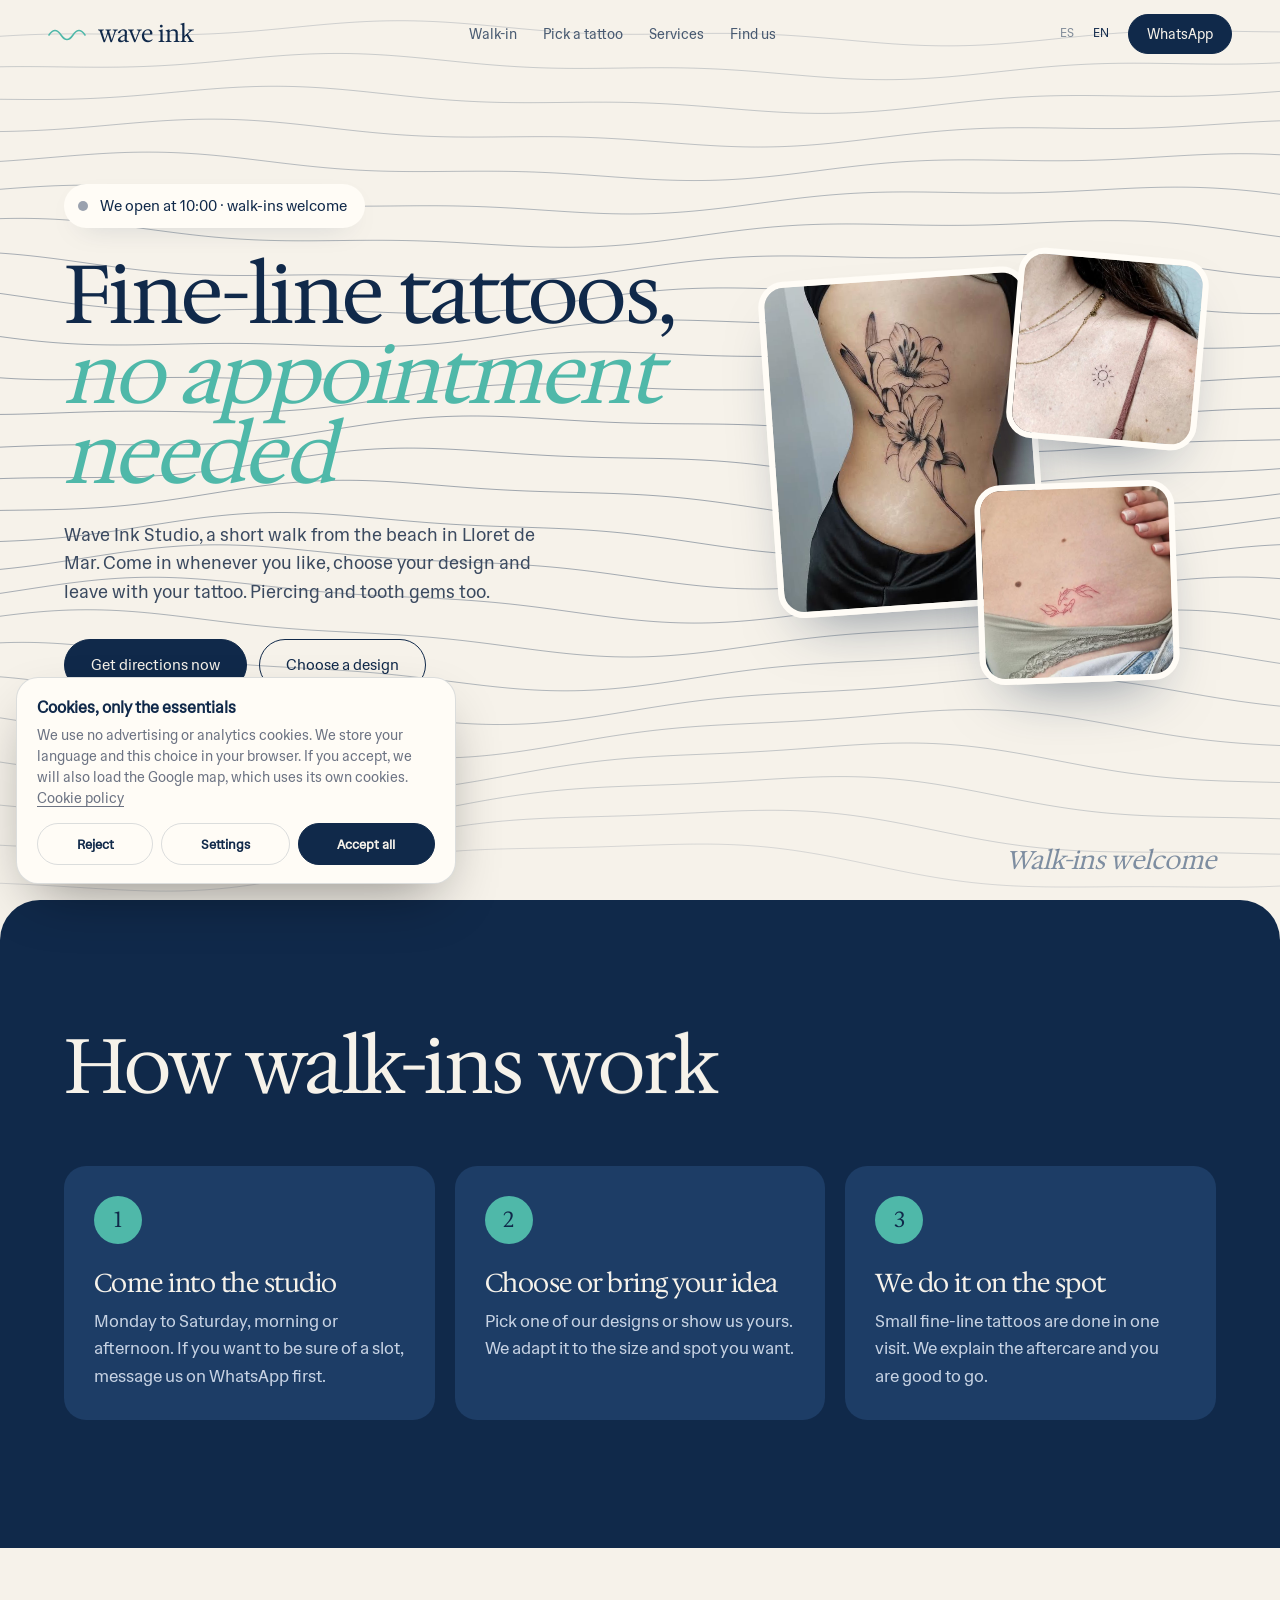
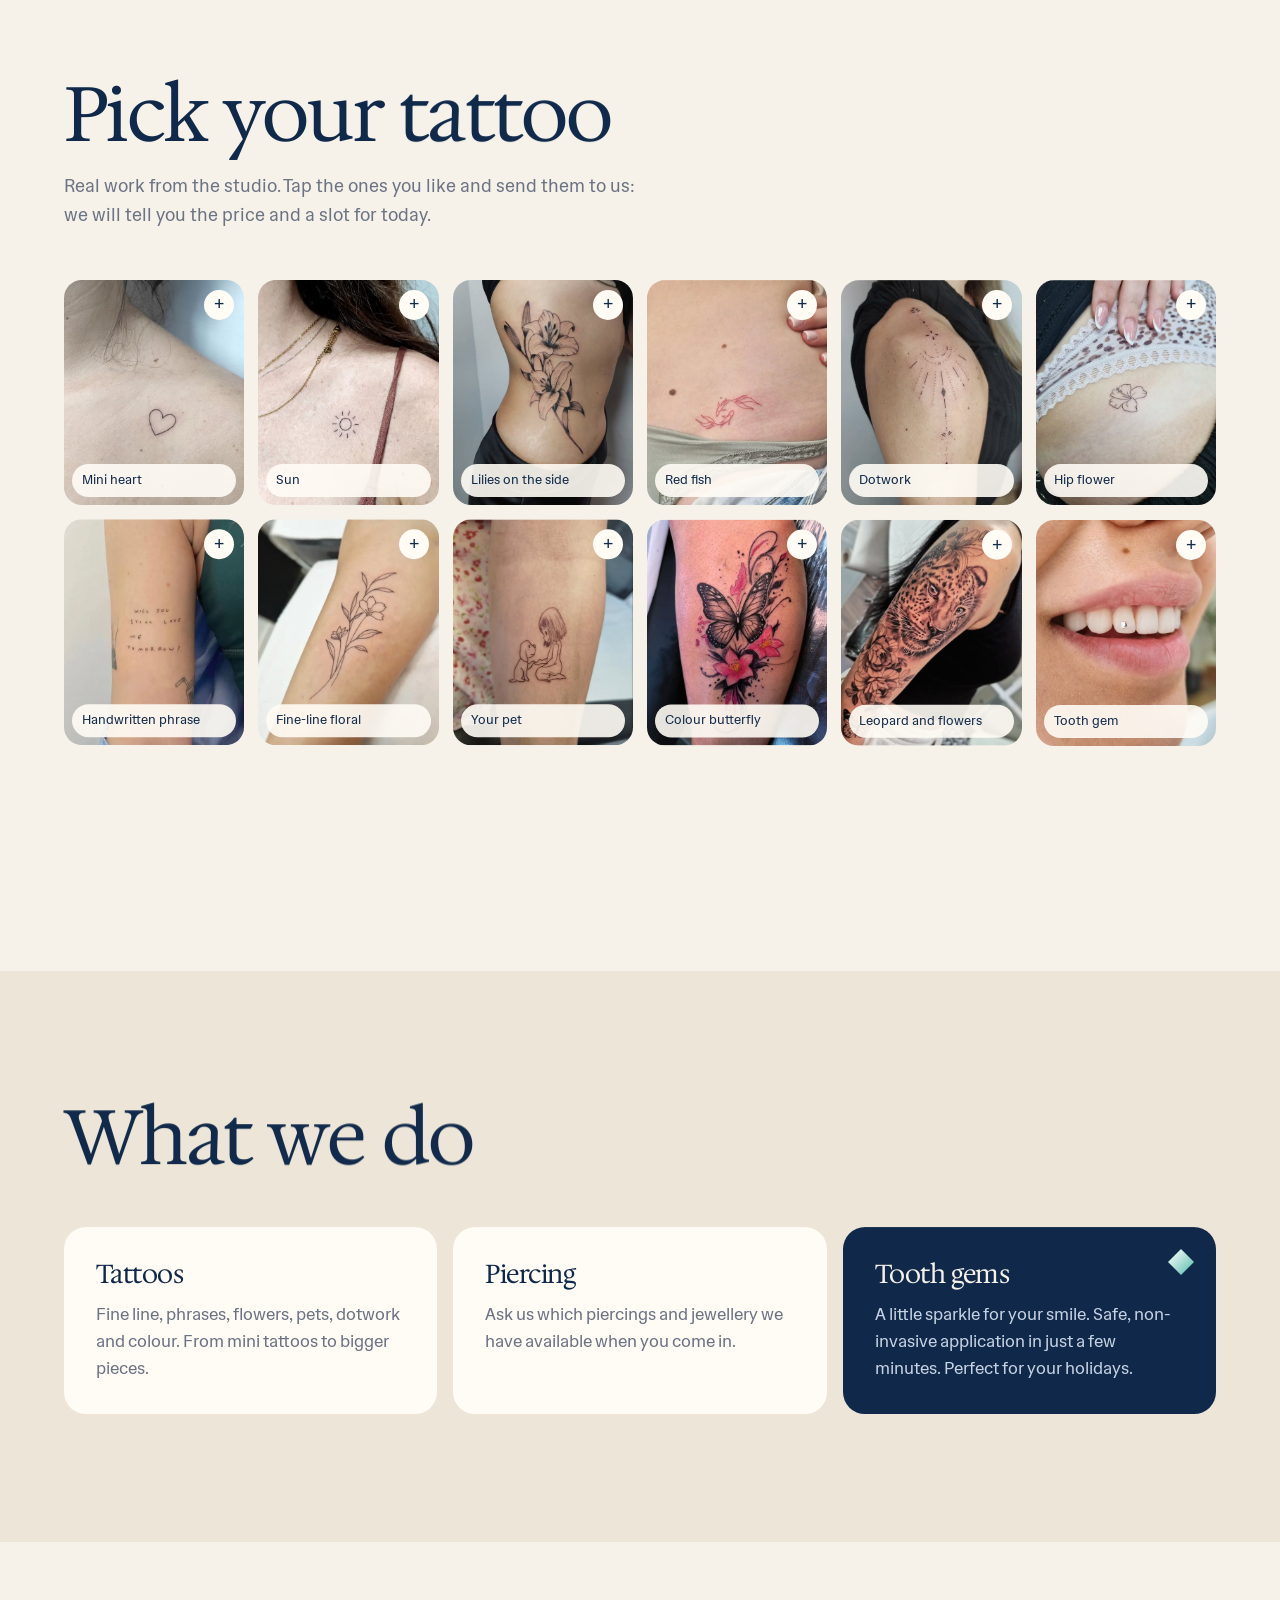
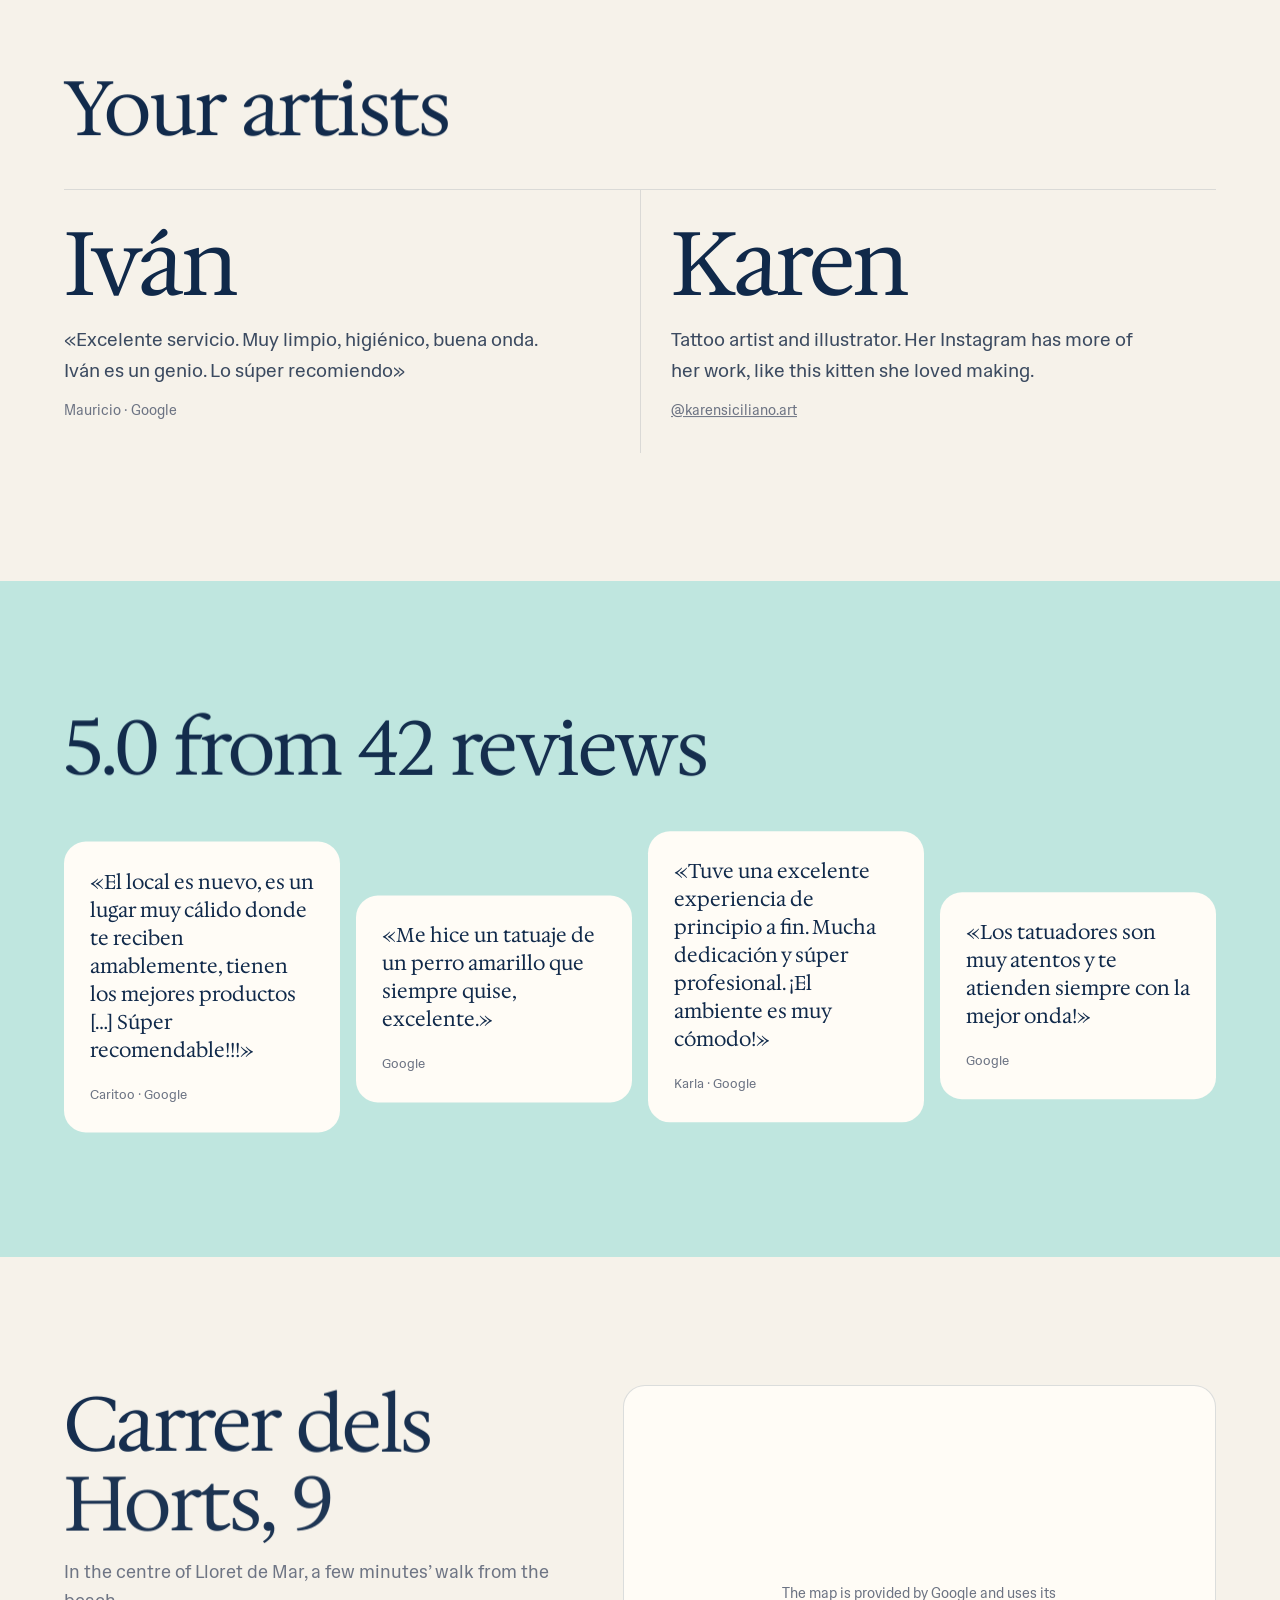
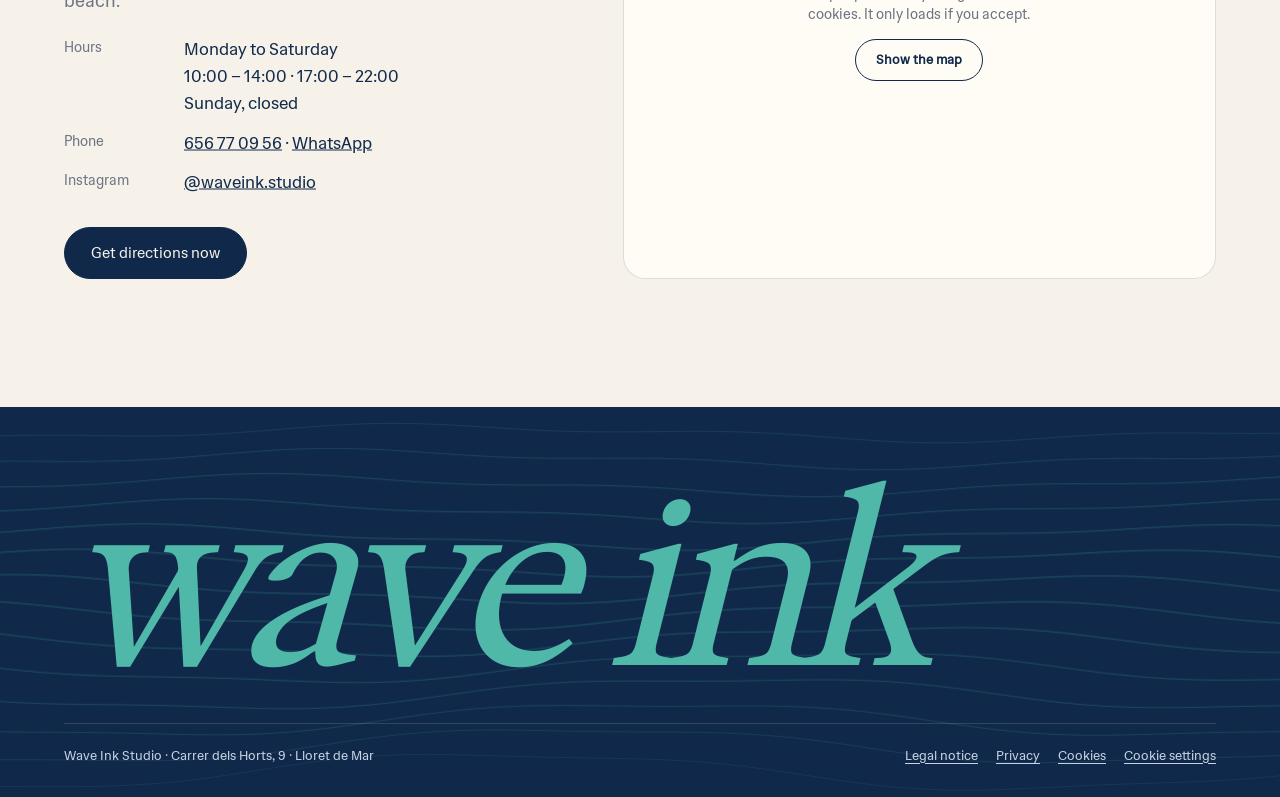
<file: index.html>
<!doctype html>
<html lang="es">
<head>
<meta charset="utf-8">
<meta name="viewport" content="width=device-width, initial-scale=1, viewport-fit=cover">
<title>Wave Ink Studio · Tatuajes sin cita previa en Lloret de Mar</title>
<meta name="description" content="Wave Ink Studio, Carrer dels Horts 9, Lloret de Mar. Tatuajes fine line, color y dotwork, piercing y tooth gems. Walk-ins welcome: sin cita previa. 5,0 en Google.">
<meta name="theme-color" content="#f6f2ea">
<link rel="icon" href="assets/favicon.svg" type="image/svg+xml">
<meta property="og:title" content="Wave Ink Studio · Lloret de Mar">
<meta property="og:description" content="Walk-ins welcome. Tatuajes fine line, piercing y tooth gems sin cita previa.">
<meta property="og:image" content="assets/img/lirio.jpg">
<link rel="stylesheet" href="css/fonts.css">
<link rel="stylesheet" href="css/style.css">
<link rel="stylesheet" href="css/legal.css">
<script type="application/ld+json">
{"@context":"https://schema.org","@type":"TattooParlor","name":"Wave Ink Studio","telephone":"+34656770956","address":{"@type":"PostalAddress","streetAddress":"Carrer dels Horts, 9","postalCode":"17310","addressLocality":"Lloret de Mar","addressRegion":"Girona","addressCountry":"ES"},"geo":{"@type":"GeoCoordinates","latitude":41.700464,"longitude":2.8451271},"openingHoursSpecification":[{"@type":"OpeningHoursSpecification","dayOfWeek":["Monday","Tuesday","Wednesday","Thursday","Friday","Saturday"],"opens":"10:00","closes":"14:00"},{"@type":"OpeningHoursSpecification","dayOfWeek":["Monday","Tuesday","Wednesday","Thursday","Friday","Saturday"],"opens":"17:00","closes":"22:00"}],"aggregateRating":{"@type":"AggregateRating","ratingValue":"5.0","reviewCount":"42"},"sameAs":["https://www.instagram.com/waveink.studio/"]}
</script>
</head>
<body>
<a class="skip" href="#main" data-i18n="skip">Saltar al contenido</a>

<header class="top">
  <a class="brand" href="#main" aria-label="Wave Ink Studio, inicio"><svg viewBox="0 0 40 16" aria-hidden="true"><path d="M1 9c4-6 8-6 12 0s8 6 12 0 8-6 12 0"/></svg><span>wave ink</span></a>
  <nav class="nav" aria-label="Principal">
    <a href="#sin-cita" data-i18n="n1">Sin cita</a>
    <a href="#elige" data-i18n="n2">Elige tu tattoo</a>
    <a href="#servicios" data-i18n="n3">Servicios</a>
    <a href="#visita" data-i18n="n4">Dónde estamos</a>
  </nav>
  <div class="top-r">
    <div class="langs" role="group" aria-label="Idioma"><button type="button" data-lang="es">ES</button><button type="button" data-lang="en">EN</button></div>
    <a class="btn btn-sm" href="https://wa.me/34656770956" target="_blank" rel="noopener">WhatsApp</a>
  </div>
</header>

<main id="main">
  <!-- PORTADA: líneas finas de olas -->
  <section class="hero" aria-labelledby="h1">
    <canvas class="waves" aria-hidden="true"></canvas>
    <div class="hero-in">
      <p class="live" id="live"><i></i><span></span></p>
      <h1 id="h1"><span data-i18n="h1a">Tatuajes de línea fina,</span> <em data-i18n="h1b">sin cita previa</em></h1>
      <p class="hero-p" data-i18n="hp">Wave Ink Studio, a un paso de la playa de Lloret de Mar. Entra cuando quieras, elige tu diseño y sal con tu tattoo. También piercing y tooth gems.</p>
      <div class="hero-cta">
        <a class="btn" href="https://www.google.com/maps/dir/?api=1&destination=Waveink+Carrer+dels+Horts+9+Lloret+de+Mar" target="_blank" rel="noopener" data-i18n="go">Cómo llegar ahora</a>
        <a class="btn btn-line" href="#elige" data-i18n="choose">Elegir un diseño</a>
      </div>
      <p class="hero-rate"><b>5,0</b> <span data-i18n="rate">en Google · 42 reseñas</span></p>
    </div>
    <div class="hero-float" aria-hidden="true"><img class="f1" src="assets/img/lirio.jpg" alt=""><img class="f2" src="assets/img/sol.jpg" alt=""><img class="f3" src="assets/img/peces-rojos.jpg" alt=""></div>
    <p class="hero-walk" aria-hidden="true">Walk-ins welcome</p>
  </section>

  <!-- SIN CITA -->
  <section class="sincita" id="sin-cita" aria-labelledby="sc-h">
    <h2 id="sc-h" class="tw" data-i18n="sch">Así funciona sin cita</h2>
    <ol class="sc">
      <li><span>1</span><h3 data-i18n="s1h">Entra al estudio</h3><p data-i18n="s1p">De lunes a sábado, por la mañana o por la tarde. Si quieres asegurarte el hueco, escríbenos antes por WhatsApp.</p></li>
      <li><span>2</span><h3 data-i18n="s2h">Elige o trae tu idea</h3><p data-i18n="s2p">Escoge uno de nuestros diseños o enséñanos el tuyo. Lo ajustamos al tamaño y a la zona que quieras.</p></li>
      <li><span>3</span><h3 data-i18n="s3h">Te lo hacemos al momento</h3><p data-i18n="s3p">Los tatuajes pequeños de línea fina se hacen en una sola visita. Te explicamos los cuidados y listo.</p></li>
    </ol>
  </section>

  <!-- ELIGE TU MINI TATTOO -->
  <section class="elige" id="elige" aria-labelledby="el-h">
    <div class="sec-head">
      <h2 id="el-h" class="tw" data-i18n="elh">Elige tu tattoo</h2>
      <p data-i18n="elp">Trabajos reales del estudio. Toca los que te gusten y envíanoslos: te decimos precio y hueco para hoy.</p>
    </div>
    <div class="pick" id="pick">
      <button type="button" class="pk" data-k="corazon" aria-pressed="false"><img src="assets/img/corazon.jpg" alt="Corazón pequeño de línea fina en la clavícula" width="640" height="640" loading="lazy" data-i18n-attr="alt:a1"><span data-i18n="p1">Mini corazón</span></button>
      <button type="button" class="pk" data-k="sol" aria-pressed="false"><img src="assets/img/sol.jpg" alt="Sol diminuto de línea fina bajo el cuello" width="617" height="640" loading="lazy" data-i18n-attr="alt:a2"><span data-i18n="p2">Sol</span></button>
      <button type="button" class="pk" data-k="lirio" aria-pressed="false"><img src="assets/img/lirio.jpg" alt="Lirios de línea fina en el costado" width="640" height="640" loading="lazy" data-i18n-attr="alt:a3"><span data-i18n="p3">Lirios en el costado</span></button>
      <button type="button" class="pk" data-k="peces" aria-pressed="false"><img src="assets/img/peces-rojos.jpg" alt="Dos peces delicados en tinta roja" width="584" height="640" loading="lazy" data-i18n-attr="alt:a4"><span data-i18n="p4">Peces en rojo</span></button>
      <button type="button" class="pk" data-k="dotwork" aria-pressed="false"><img src="assets/img/dotwork.jpg" alt="Ornamento de dotwork en el hombro" width="640" height="640" loading="lazy" data-i18n-attr="alt:a5"><span>Dotwork</span></button>
      <button type="button" class="pk" data-k="flor" aria-pressed="false"><img src="assets/img/flor-cadera.jpg" alt="Flor pequeña de línea fina en la cadera" width="541" height="640" loading="lazy" data-i18n-attr="alt:a6"><span data-i18n="p6">Flor en la cadera</span></button>
      <button type="button" class="pk" data-k="frase" aria-pressed="false"><img src="assets/img/frase.jpg" alt="Frase manuscrita en el brazo" width="640" height="640" loading="lazy" data-i18n-attr="alt:a7"><span data-i18n="p7">Frase a mano</span></button>
      <button type="button" class="pk" data-k="floral" aria-pressed="false"><img src="assets/img/floral.jpg" alt="Rama floral de línea fina en el antebrazo" width="640" height="640" loading="lazy" data-i18n-attr="alt:a8"><span data-i18n="p8">Floral fine line</span></button>
      <button type="button" class="pk" data-k="mascota" aria-pressed="false"><img src="assets/img/mascota.jpg" alt="Niña con su perro en línea fina" width="480" height="640" loading="lazy" data-i18n-attr="alt:a9"><span data-i18n="p9">Tu mascota</span></button>
      <button type="button" class="pk" data-k="mariposa" aria-pressed="false"><img src="assets/img/mariposa.jpg" alt="Mariposa negra con flores rosas en color" width="598" height="640" loading="lazy" data-i18n-attr="alt:a10"><span data-i18n="p10">Mariposa en color</span></button>
      <button type="button" class="pk" data-k="leopardo" aria-pressed="false"><img src="assets/img/leopardo.jpg" alt="Media manga de leopardo con flores" width="640" height="640" loading="lazy" data-i18n-attr="alt:a11"><span data-i18n="p11">Leopardo y flores</span></button>
      <button type="button" class="pk" data-k="gem" aria-pressed="false"><img src="assets/img/tooth-gem.jpg" alt="Sonrisa con un tooth gem brillante" width="640" height="640" loading="lazy" data-i18n-attr="alt:a12"><span>Tooth gem</span></button>
    </div>
    <div class="tray" id="tray" aria-live="polite">
      <p class="tray-t" id="trayT"></p>
      <a class="btn" id="trayWa" href="https://wa.me/34656770956" target="_blank" rel="noopener" data-i18n="send">Preguntar por WhatsApp</a>
    </div>
  </section>

  <!-- SERVICIOS -->
  <section class="servicios" id="servicios" aria-labelledby="sv-h">
    <h2 id="sv-h" class="tw" data-i18n="svh">Qué hacemos</h2>
    <div class="sv">
      <article><h3 data-i18n="v1h">Tatuajes</h3><p data-i18n="v1p">Fine line, frases, flores, mascotas, dotwork y color. Desde mini tattoos a piezas más grandes.</p></article>
      <article><h3>Piercing</h3><p data-i18n="v2p">Pregúntanos qué zonas y joyas tenemos disponibles cuando vengas.</p></article>
      <article class="gem"><h3>Tooth gems</h3><p data-i18n="v3p">Un pequeño brillo para tu sonrisa. Aplicación segura y no invasiva, en solo unos minutos. Perfecto para lucir en vacaciones.</p></article>
    </div>
  </section>

  <!-- ARTISTAS -->
  <section class="artistas" aria-labelledby="ar-h">
    <h2 id="ar-h" class="tw" data-i18n="arh">Te tatúan</h2>
    <div class="ar">
      <div class="ar-i"><h3>Iván</h3><p lang="es">«Excelente servicio. Muy limpio, higiénico, buena onda. Iván es un genio. Lo súper recomiendo»</p><cite>Mauricio · Google</cite></div>
      <div class="ar-i"><h3>Karen</h3><p data-i18n="karen">Tatuadora e ilustradora. En su Instagram tienes más trabajos suyos, como este gatito que disfrutó mucho haciendo.</p><cite><a href="https://www.instagram.com/karensiciliano.art/" target="_blank" rel="noopener">@karensiciliano.art</a></cite></div>
    </div>
  </section>

  <!-- RESEÑAS en olas -->
  <section class="resenas" aria-labelledby="rs-h">
    <h2 id="rs-h" class="tw" data-i18n="rsh">5,0 en 42 reseñas</h2>
    <div class="rs">
      <blockquote style="--o:0"><p lang="es">«El local es nuevo, es un lugar muy cálido donde te reciben amablemente, tienen los mejores productos […] Súper recomendable!!!»</p><cite>Caritoo · Google</cite></blockquote>
      <blockquote style="--o:1"><p lang="es">«Me hice un tatuaje de un perro amarillo que siempre quise, excelente.»</p><cite>Google</cite></blockquote>
      <blockquote style="--o:2"><p lang="es">«Tuve una excelente experiencia de principio a fin. Mucha dedicación y súper profesional. ¡El ambiente es muy cómodo!»</p><cite>Karla · Google</cite></blockquote>
      <blockquote style="--o:3"><p lang="es">«Los tatuadores son muy atentos y te atienden siempre con la mejor onda!»</p><cite>Google</cite></blockquote>
    </div>
  </section>

  <!-- VISITA -->
  <section class="visita" id="visita" aria-labelledby="vs-h">
    <div class="vs-txt">
      <h2 id="vs-h" class="tw" data-i18n="vsh">Carrer dels Horts, 9</h2>
      <p data-i18n="vsp">En el centro de Lloret de Mar, a pocos minutos andando de la playa.</p>
      <dl>
        <dt data-i18n="d1">Horario</dt><dd><span data-i18n="hr1">Lunes a sábado</span><br>10:00 – 14:00 · 17:00 – 22:00<br><span data-i18n="hr2">Domingo, cerrado</span></dd>
        <dt data-i18n="d2">Teléfono</dt><dd><a href="tel:+34656770956">656 77 09 56</a> · <a href="https://wa.me/34656770956" target="_blank" rel="noopener">WhatsApp</a></dd>
        <dt>Instagram</dt><dd><a href="https://www.instagram.com/waveink.studio/" target="_blank" rel="noopener">@waveink.studio</a></dd>
      </dl>
      <a class="btn" href="https://www.google.com/maps/dir/?api=1&destination=Waveink+Carrer+dels+Horts+9+Lloret+de+Mar" target="_blank" rel="noopener" data-i18n="go">Cómo llegar ahora</a>
    </div>
    <div class="cc-map vs-map" data-src="https://www.google.com/maps?q=Waveink,+Carrer+dels+Horts+9,+Lloret+de+Mar&output=embed" data-title="Mapa: Wave Ink Studio"></div>
  </section>
</main>

<footer class="foot">
  <canvas class="foot-waves" aria-hidden="true"></canvas>
  <p class="foot-big" aria-hidden="true">wave ink</p>
  <div class="foot-row">
    <p>Wave Ink Studio · Carrer dels Horts, 9 · Lloret de Mar</p>
    <nav class="foot-links" aria-label="Información legal">
      <a href="aviso-legal.html" data-i18n="lg1">Aviso legal</a>
      <a href="privacidad.html" data-i18n="lg2">Privacidad</a>
      <a href="cookies.html" data-i18n="lg3">Cookies</a>
      <button type="button" data-cookies-open data-i18n="lg4">Configurar cookies</button>
    </nav>
  </div>
</footer>

<script src="js/en.js"></script>
<script src="js/i18n.js" data-site="waveink-studio"></script>
<script src="js/consent.js" data-site="waveink-studio"></script>
<script src="js/vendor/gsap.min.js"></script>
<script src="js/vendor/ScrollTrigger.min.js"></script>
<script src="js/main.js"></script>
</body>
</html>
</file>
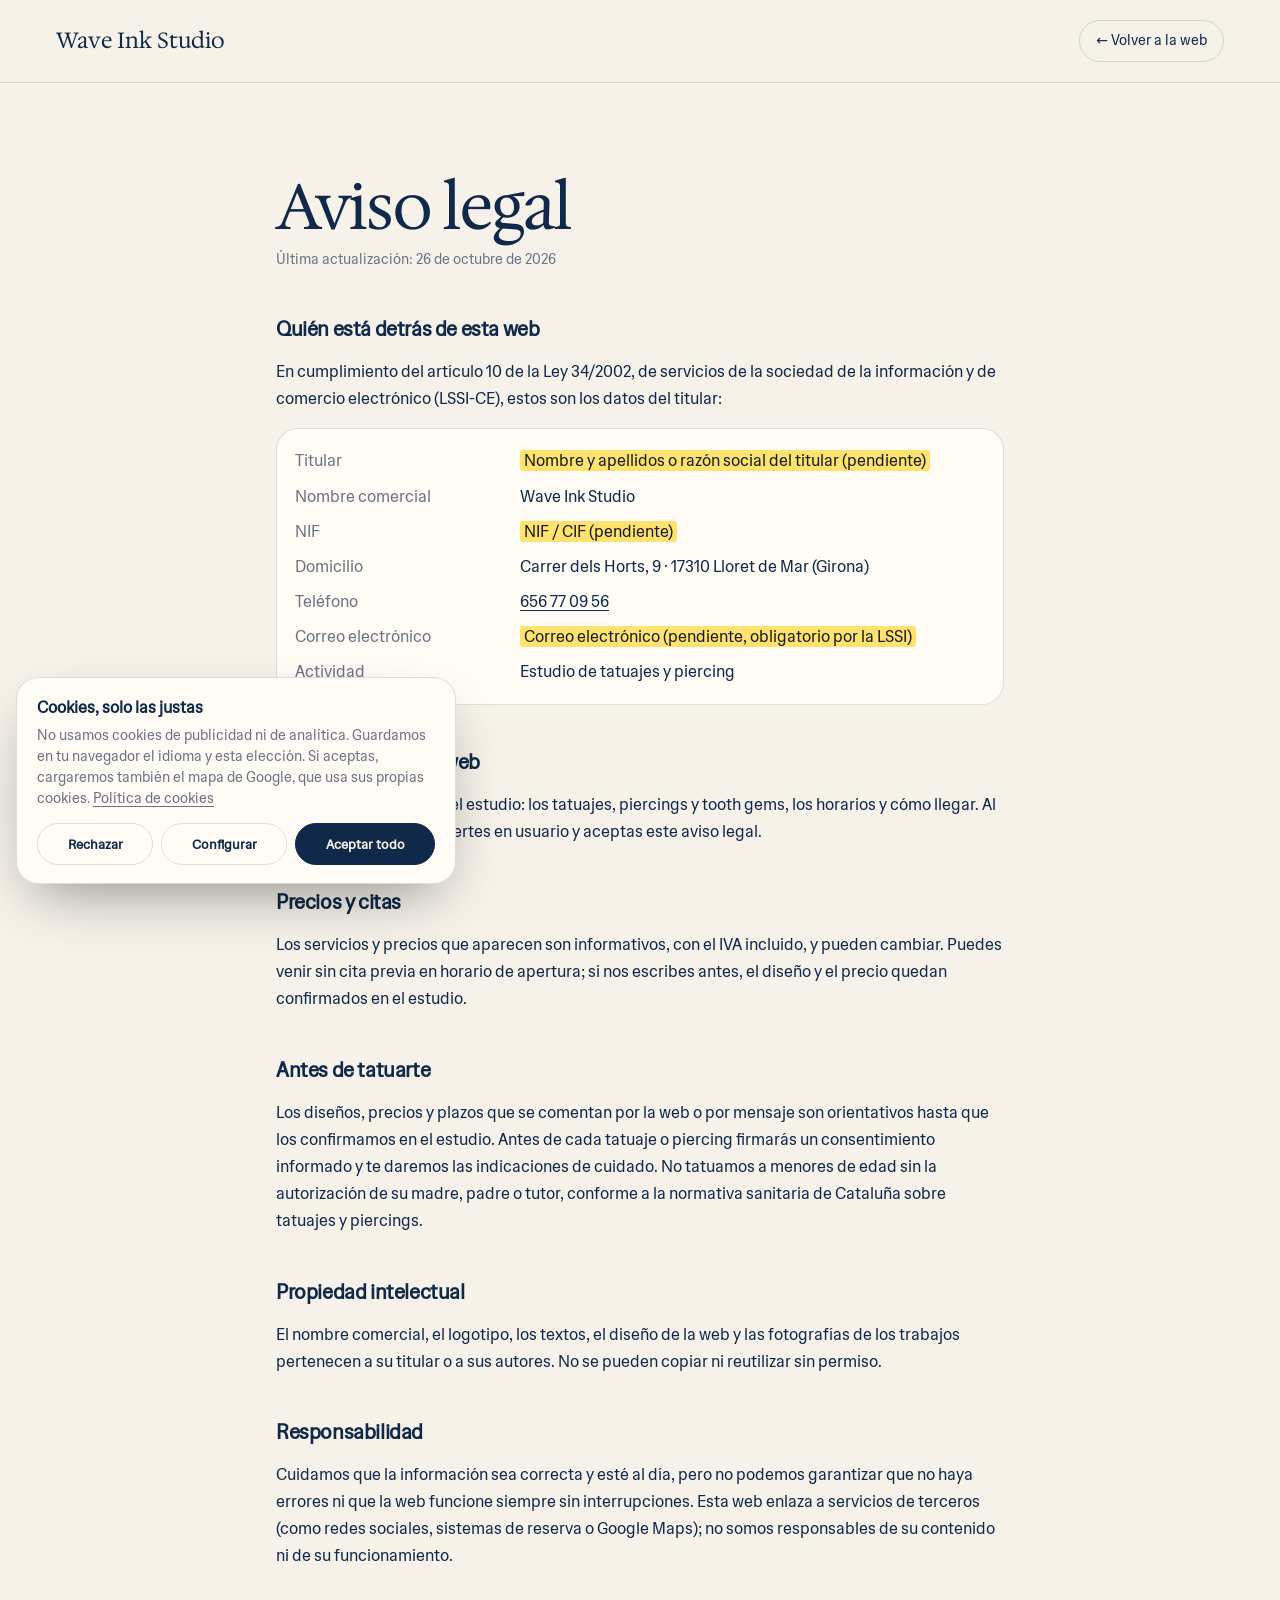
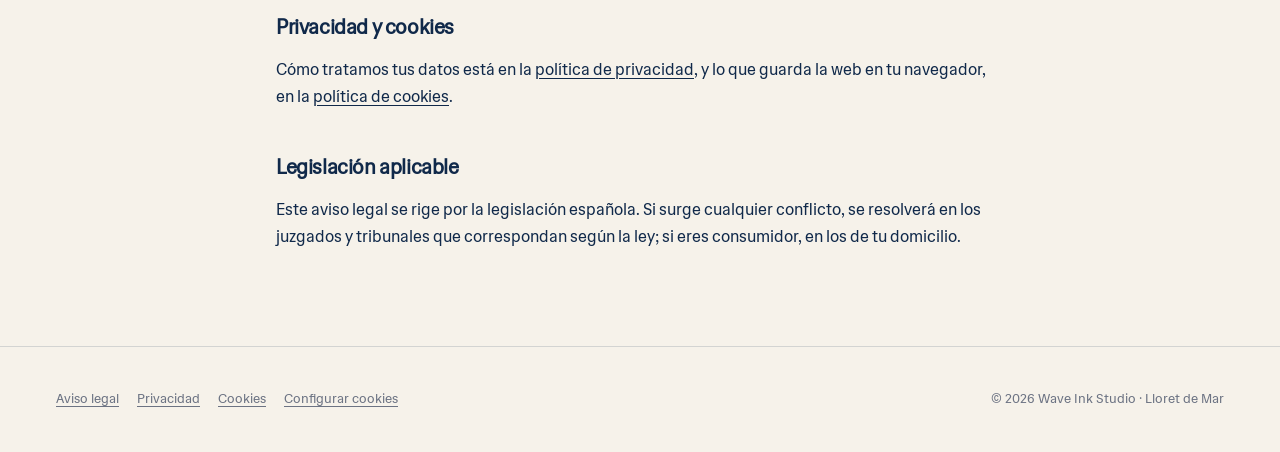
<file: aviso-legal.html>
<!doctype html>
<html lang="es">
<head>
<meta charset="utf-8">
<meta name="viewport" content="width=device-width, initial-scale=1, viewport-fit=cover">
<title>Aviso legal · Wave Ink Studio</title>
<meta name="robots" content="noindex, follow">
<meta name="theme-color" content="#f6f2ea">
<link rel="icon" href="assets/favicon.svg" type="image/svg+xml">
<link rel="stylesheet" href="css/fonts.css">
<link rel="stylesheet" href="css/style.css">
<link rel="stylesheet" href="css/legal.css">
</head>
<body class="legal-page">
<header class="legal-top">
  <a class="legal-brand" href="./">Wave Ink Studio</a>
  <a class="legal-back" href="./">&larr; Volver a la web</a>
</header>
<main class="legal">
  <h1>Aviso legal</h1>
  <p class="upd">Última actualización: 26 de octubre de 2026</p>

  <h2>Quién está detrás de esta web</h2>
  <p>En cumplimiento del artículo 10 de la Ley 34/2002, de servicios de la sociedad de la información y de comercio electrónico (LSSI-CE), estos son los datos del titular:</p>
  <dl>
    <dt>Titular</dt><dd><mark>Nombre y apellidos o razón social del titular (pendiente)</mark></dd>
    <dt>Nombre comercial</dt><dd>Wave Ink Studio</dd>
    <dt>NIF</dt><dd><mark>NIF / CIF (pendiente)</mark></dd>
    <dt>Domicilio</dt><dd>Carrer dels Horts, 9 · 17310 Lloret de Mar (Girona)</dd>
    <dt>Teléfono</dt><dd><a href="tel:+34656770956">656 77 09 56</a></dd>
    <dt>Correo electrónico</dt><dd><mark>Correo electrónico (pendiente, obligatorio por la LSSI)</mark></dd>
    <dt>Actividad</dt><dd>Estudio de tatuajes y piercing</dd>
  </dl>

  <h2>Para qué sirve esta web</h2>
  <p>Esta web informa sobre el estudio: los tatuajes, piercings y tooth gems, los horarios y cómo llegar. Al navegar por ella te conviertes en usuario y aceptas este aviso legal.</p>

  <h2>Precios y citas</h2>
  <p>Los servicios y precios que aparecen son informativos, con el IVA incluido, y pueden cambiar. Puedes venir sin cita previa en horario de apertura; si nos escribes antes, el diseño y el precio quedan confirmados en el estudio.</p>

  <h2>Antes de tatuarte</h2>
  <p>Los diseños, precios y plazos que se comentan por la web o por mensaje son orientativos hasta que los confirmamos en el estudio. Antes de cada tatuaje o piercing firmarás un consentimiento informado y te daremos las indicaciones de cuidado. No tatuamos a menores de edad sin la autorización de su madre, padre o tutor, conforme a la normativa sanitaria de Cataluña sobre tatuajes y piercings.</p>
  <h2>Propiedad intelectual</h2>
  <p>El nombre comercial, el logotipo, los textos, el diseño de la web y las fotografías de los trabajos pertenecen a su titular o a sus autores. No se pueden copiar ni reutilizar sin permiso.</p>

  <h2>Responsabilidad</h2>
  <p>Cuidamos que la información sea correcta y esté al día, pero no podemos garantizar que no haya errores ni que la web funcione siempre sin interrupciones. Esta web enlaza a servicios de terceros (como redes sociales, sistemas de reserva o Google Maps); no somos responsables de su contenido ni de su funcionamiento.</p>

  <h2>Privacidad y cookies</h2>
  <p>Cómo tratamos tus datos está en la <a href="privacidad.html">política de privacidad</a>, y lo que guarda la web en tu navegador, en la <a href="cookies.html">política de cookies</a>.</p>

  <h2>Legislación aplicable</h2>
  <p>Este aviso legal se rige por la legislación española. Si surge cualquier conflicto, se resolverá en los juzgados y tribunales que correspondan según la ley; si eres consumidor, en los de tu domicilio.</p>
</main>
<footer class="legal-foot">
  <nav class="legal-links" aria-label="Información legal">
    <a href="aviso-legal.html" aria-current="page">Aviso legal</a>
    <a href="privacidad.html">Privacidad</a>
    <a href="cookies.html">Cookies</a>
    <button type="button" data-cookies-open>Configurar cookies</button>
  </nav>
  <p>© 2026 Wave Ink Studio · Lloret de Mar</p>
</footer>
<script src="js/consent.js" data-site="waveink-studio"></script>
</body>
</html>
</file>
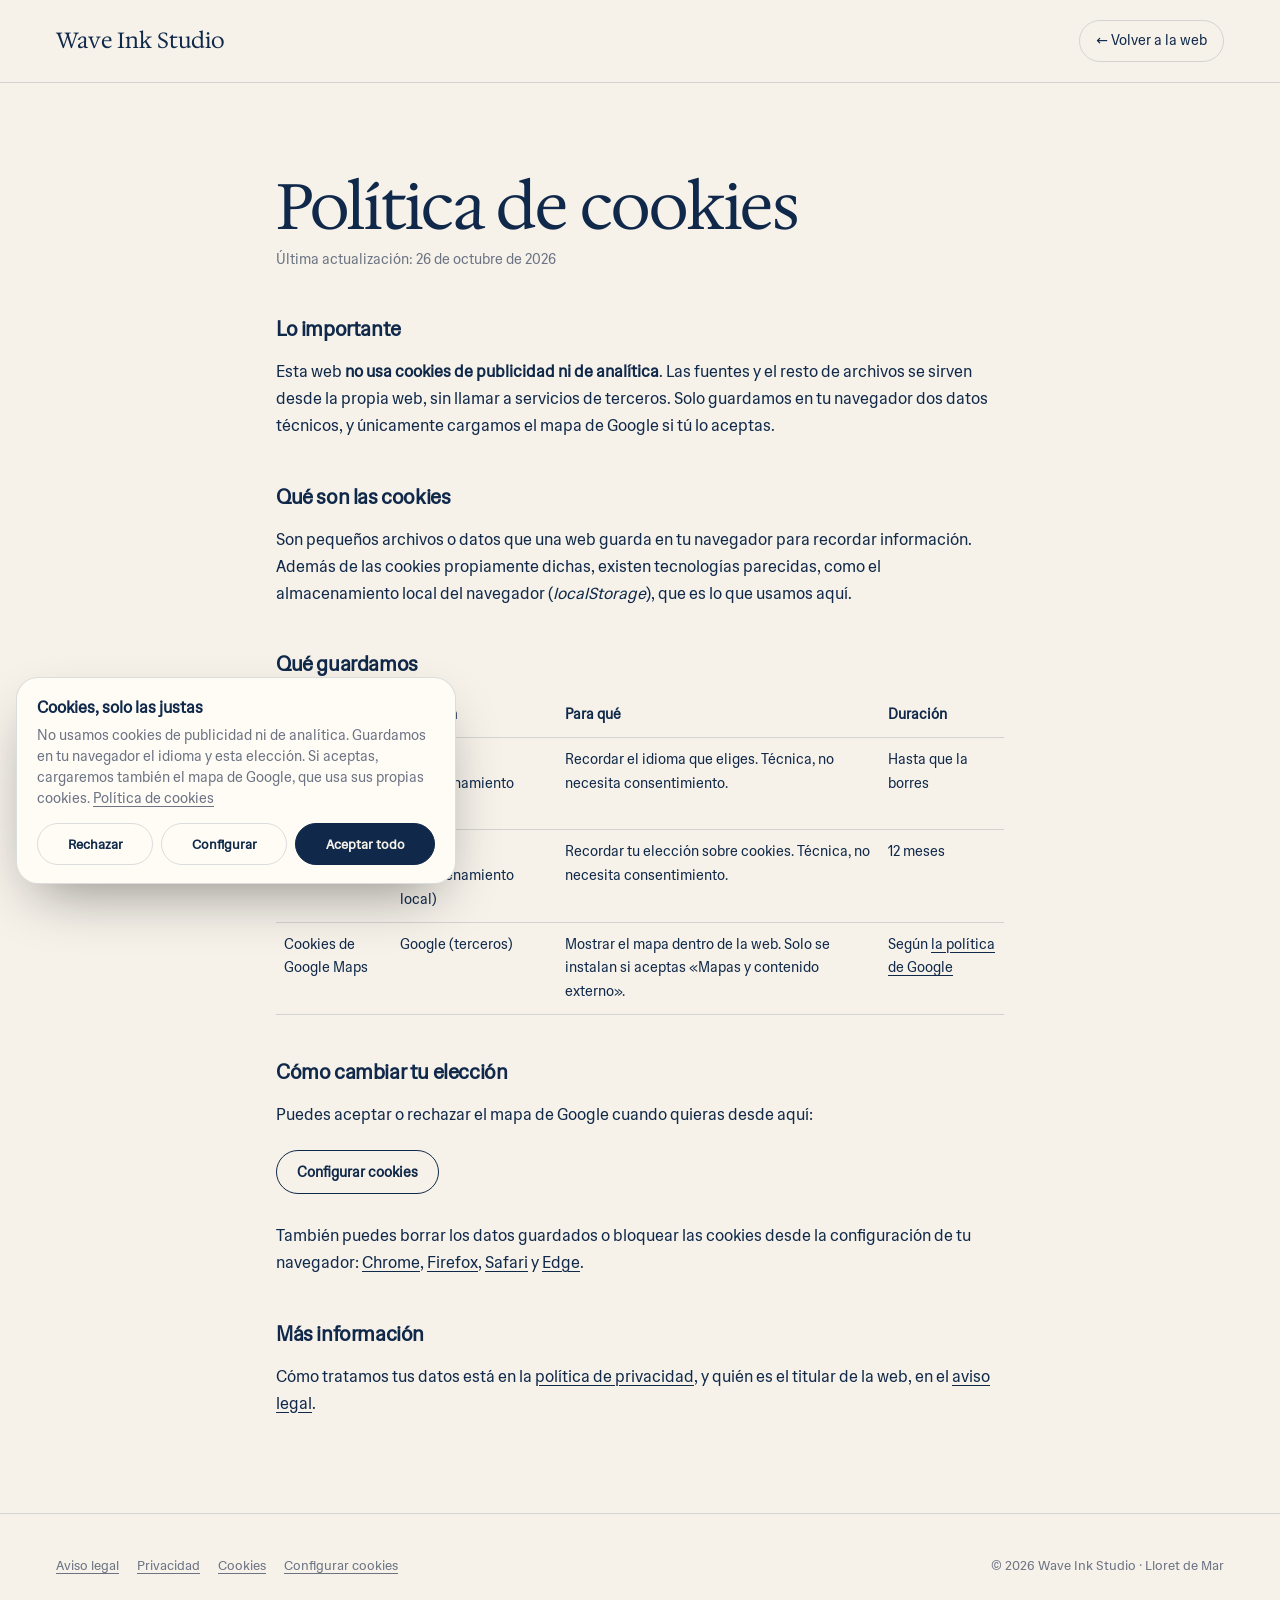
<file: cookies.html>
<!doctype html>
<html lang="es">
<head>
<meta charset="utf-8">
<meta name="viewport" content="width=device-width, initial-scale=1, viewport-fit=cover">
<title>Política de cookies · Wave Ink Studio</title>
<meta name="robots" content="noindex, follow">
<meta name="theme-color" content="#f6f2ea">
<link rel="icon" href="assets/favicon.svg" type="image/svg+xml">
<link rel="stylesheet" href="css/fonts.css">
<link rel="stylesheet" href="css/style.css">
<link rel="stylesheet" href="css/legal.css">
</head>
<body class="legal-page">
<header class="legal-top">
  <a class="legal-brand" href="./">Wave Ink Studio</a>
  <a class="legal-back" href="./">&larr; Volver a la web</a>
</header>
<main class="legal">
  <h1>Política de cookies</h1>
  <p class="upd">Última actualización: 26 de octubre de 2026</p>

  <h2>Lo importante</h2>
  <p>Esta web <strong>no usa cookies de publicidad ni de analítica</strong>. Las fuentes y el resto de archivos se sirven desde la propia web, sin llamar a servicios de terceros. Solo guardamos en tu navegador dos datos técnicos, y únicamente cargamos el mapa de Google si tú lo aceptas.</p>

  <h2>Qué son las cookies</h2>
  <p>Son pequeños archivos o datos que una web guarda en tu navegador para recordar información. Además de las cookies propiamente dichas, existen tecnologías parecidas, como el almacenamiento local del navegador (<em>localStorage</em>), que es lo que usamos aquí.</p>

  <h2>Qué guardamos</h2>
  <table>
    <thead><tr><th>Nombre</th><th>De quién</th><th>Para qué</th><th>Duración</th></tr></thead>
    <tbody>
      <tr><td>waveink-studio-lang</td><td>Propia (almacenamiento local)</td><td>Recordar el idioma que eliges. Técnica, no necesita consentimiento.</td><td>Hasta que la borres</td></tr>
      <tr><td>waveink-studio-consent</td><td>Propia (almacenamiento local)</td><td>Recordar tu elección sobre cookies. Técnica, no necesita consentimiento.</td><td>12 meses</td></tr>
      <tr><td>Cookies de Google Maps</td><td>Google (terceros)</td><td>Mostrar el mapa dentro de la web. Solo se instalan si aceptas «Mapas y contenido externo».</td><td>Según <a href="https://policies.google.com/technologies/cookies?hl=es" target="_blank" rel="noopener">la política de Google</a></td></tr>
    </tbody>
  </table>

  <h2>Cómo cambiar tu elección</h2>
  <p>Puedes aceptar o rechazar el mapa de Google cuando quieras desde aquí:</p>
  <button type="button" class="legal-btn" data-cookies-open>Configurar cookies</button>
  <p>También puedes borrar los datos guardados o bloquear las cookies desde la configuración de tu navegador:
    <a href="https://support.google.com/chrome/answer/95647?hl=es" target="_blank" rel="noopener">Chrome</a>,
    <a href="https://support.mozilla.org/es/kb/Borrar%20cookies" target="_blank" rel="noopener">Firefox</a>,
    <a href="https://support.apple.com/es-es/guide/safari/sfri11471/mac" target="_blank" rel="noopener">Safari</a> y
    <a href="https://support.microsoft.com/es-es/microsoft-edge/eliminar-las-cookies-en-microsoft-edge-63947406-40ac-c3b8-57b9-2a946a29ae09" target="_blank" rel="noopener">Edge</a>.</p>

  <h2>Más información</h2>
  <p>Cómo tratamos tus datos está en la <a href="privacidad.html">política de privacidad</a>, y quién es el titular de la web, en el <a href="aviso-legal.html">aviso legal</a>.</p>
</main>
<footer class="legal-foot">
  <nav class="legal-links" aria-label="Información legal">
    <a href="aviso-legal.html">Aviso legal</a>
    <a href="privacidad.html">Privacidad</a>
    <a href="cookies.html" aria-current="page">Cookies</a>
    <button type="button" data-cookies-open>Configurar cookies</button>
  </nav>
  <p>© 2026 Wave Ink Studio · Lloret de Mar</p>
</footer>
<script src="js/consent.js" data-site="waveink-studio"></script>
</body>
</html>
</file>
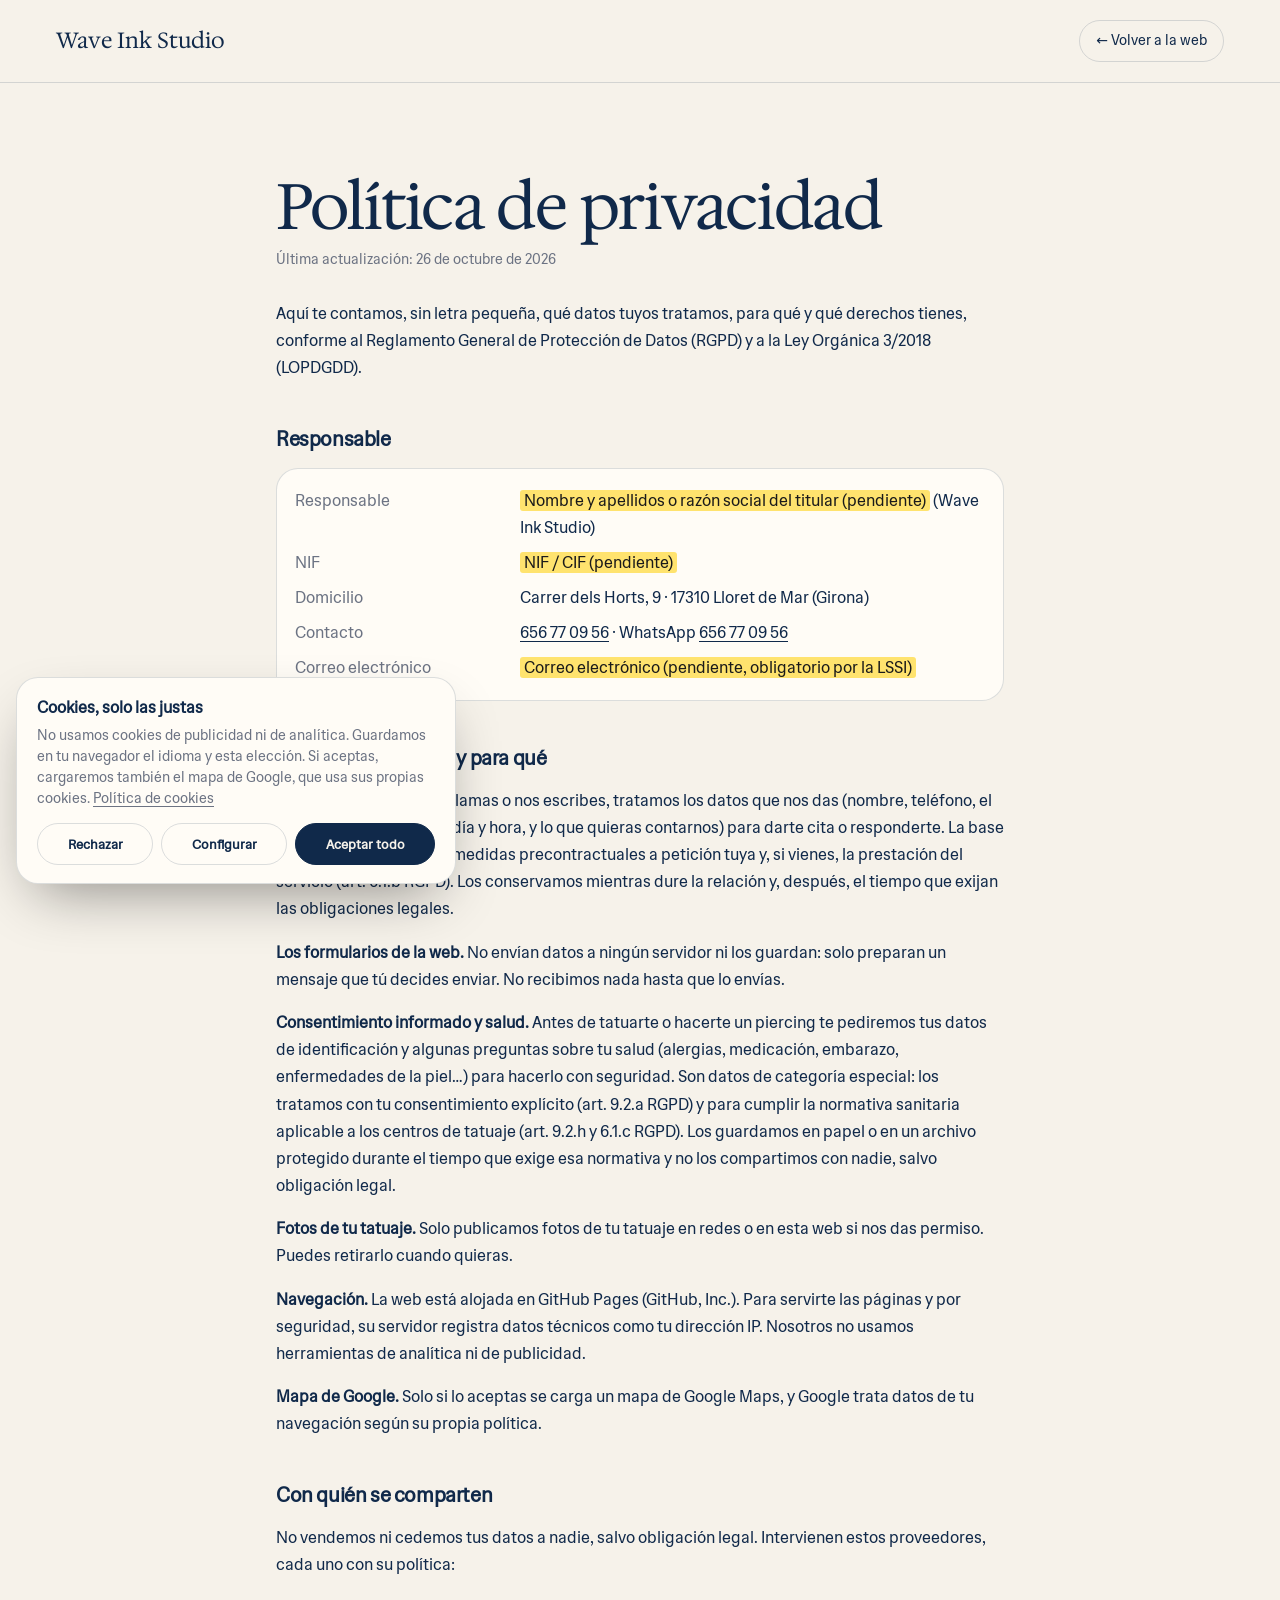
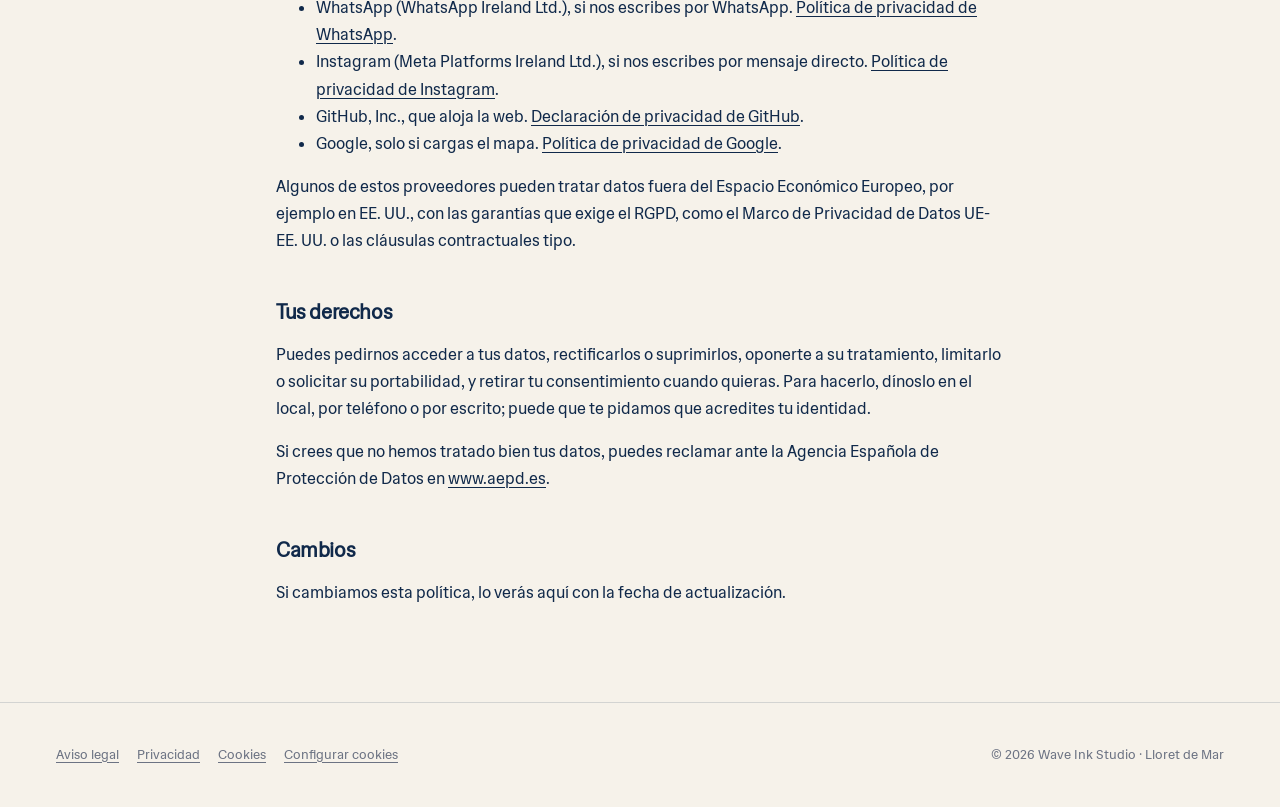
<file: privacidad.html>
<!doctype html>
<html lang="es">
<head>
<meta charset="utf-8">
<meta name="viewport" content="width=device-width, initial-scale=1, viewport-fit=cover">
<title>Política de privacidad · Wave Ink Studio</title>
<meta name="robots" content="noindex, follow">
<meta name="theme-color" content="#f6f2ea">
<link rel="icon" href="assets/favicon.svg" type="image/svg+xml">
<link rel="stylesheet" href="css/fonts.css">
<link rel="stylesheet" href="css/style.css">
<link rel="stylesheet" href="css/legal.css">
</head>
<body class="legal-page">
<header class="legal-top">
  <a class="legal-brand" href="./">Wave Ink Studio</a>
  <a class="legal-back" href="./">&larr; Volver a la web</a>
</header>
<main class="legal">
  <h1>Política de privacidad</h1>
  <p class="upd">Última actualización: 26 de octubre de 2026</p>
  <p>Aquí te contamos, sin letra pequeña, qué datos tuyos tratamos, para qué y qué derechos tienes, conforme al Reglamento General de Protección de Datos (RGPD) y a la Ley Orgánica 3/2018 (LOPDGDD).</p>

  <h2>Responsable</h2>
  <dl>
    <dt>Responsable</dt><dd><mark>Nombre y apellidos o razón social del titular (pendiente)</mark> (Wave Ink Studio)</dd>
    <dt>NIF</dt><dd><mark>NIF / CIF (pendiente)</mark></dd>
    <dt>Domicilio</dt><dd>Carrer dels Horts, 9 · 17310 Lloret de Mar (Girona)</dd>
    <dt>Contacto</dt><dd><a href="tel:+34656770956">656 77 09 56</a> · WhatsApp <a href="https://wa.me/34656770956">656 77 09 56</a></dd>
    <dt>Correo electrónico</dt><dd><mark>Correo electrónico (pendiente, obligatorio por la LSSI)</mark></dd>
  </dl>

  <h2>Qué datos tratamos y para qué</h2>
  <p><strong>Citas y consultas.</strong> Si nos llamas o nos escribes, tratamos los datos que nos das (nombre, teléfono, el servicio que te interesa, día y hora, y lo que quieras contarnos) para darte cita o responderte. La base legal es la aplicación de medidas precontractuales a petición tuya y, si vienes, la prestación del servicio (art. 6.1.b RGPD). Los conservamos mientras dure la relación y, después, el tiempo que exijan las obligaciones legales.</p>
  <p><strong>Los formularios de la web.</strong> No envían datos a ningún servidor ni los guardan: solo preparan un mensaje que tú decides enviar. No recibimos nada hasta que lo envías.</p>
  <p><strong>Consentimiento informado y salud.</strong> Antes de tatuarte o hacerte un piercing te pediremos tus datos de identificación y algunas preguntas sobre tu salud (alergias, medicación, embarazo, enfermedades de la piel…) para hacerlo con seguridad. Son datos de categoría especial: los tratamos con tu consentimiento explícito (art. 9.2.a RGPD) y para cumplir la normativa sanitaria aplicable a los centros de tatuaje (art. 9.2.h y 6.1.c RGPD). Los guardamos en papel o en un archivo protegido durante el tiempo que exige esa normativa y no los compartimos con nadie, salvo obligación legal.</p>
  <p><strong>Fotos de tu tatuaje.</strong> Solo publicamos fotos de tu tatuaje en redes o en esta web si nos das permiso. Puedes retirarlo cuando quieras.</p>
  <p><strong>Navegación.</strong> La web está alojada en GitHub Pages (GitHub, Inc.). Para servirte las páginas y por seguridad, su servidor registra datos técnicos como tu dirección IP. Nosotros no usamos herramientas de analítica ni de publicidad.</p>
  <p><strong>Mapa de Google.</strong> Solo si lo aceptas se carga un mapa de Google Maps, y Google trata datos de tu navegación según su propia política.</p>

  <h2>Con quién se comparten</h2>
  <p>No vendemos ni cedemos tus datos a nadie, salvo obligación legal. Intervienen estos proveedores, cada uno con su política:</p>
  <ul>
    <li>WhatsApp (WhatsApp Ireland Ltd.), si nos escribes por WhatsApp. <a href="https://www.whatsapp.com/legal/privacy-policy-eea" target="_blank" rel="noopener">Política de privacidad de WhatsApp</a>.</li>
    <li>Instagram (Meta Platforms Ireland Ltd.), si nos escribes por mensaje directo. <a href="https://privacycenter.instagram.com/policy" target="_blank" rel="noopener">Política de privacidad de Instagram</a>.</li>
    <li>GitHub, Inc., que aloja la web. <a href="https://docs.github.com/es/site-policy/privacy-policies/github-general-privacy-statement" target="_blank" rel="noopener">Declaración de privacidad de GitHub</a>.</li>
    <li>Google, solo si cargas el mapa. <a href="https://policies.google.com/privacy?hl=es" target="_blank" rel="noopener">Política de privacidad de Google</a>.</li>
  </ul>
  <p>Algunos de estos proveedores pueden tratar datos fuera del Espacio Económico Europeo, por ejemplo en EE. UU., con las garantías que exige el RGPD, como el Marco de Privacidad de Datos UE-EE. UU. o las cláusulas contractuales tipo.</p>

  <h2>Tus derechos</h2>
  <p>Puedes pedirnos acceder a tus datos, rectificarlos o suprimirlos, oponerte a su tratamiento, limitarlo o solicitar su portabilidad, y retirar tu consentimiento cuando quieras. Para hacerlo, dínoslo en el local, por teléfono o por escrito; puede que te pidamos que acredites tu identidad.</p>
  <p>Si crees que no hemos tratado bien tus datos, puedes reclamar ante la Agencia Española de Protección de Datos en <a href="https://www.aepd.es/" target="_blank" rel="noopener">www.aepd.es</a>.</p>

  <h2>Cambios</h2>
  <p>Si cambiamos esta política, lo verás aquí con la fecha de actualización.</p>
</main>
<footer class="legal-foot">
  <nav class="legal-links" aria-label="Información legal">
    <a href="aviso-legal.html">Aviso legal</a>
    <a href="privacidad.html" aria-current="page">Privacidad</a>
    <a href="cookies.html">Cookies</a>
    <button type="button" data-cookies-open>Configurar cookies</button>
  </nav>
  <p>© 2026 Wave Ink Studio · Lloret de Mar</p>
</footer>
<script src="js/consent.js" data-site="waveink-studio"></script>
</body>
</html>
</file>
<file: css/fonts.css>
/* Fuentes alojadas en la propia web (sin llamadas a Google) */
@font-face {
  font-family: 'Hedvig Letters Sans';
  font-style: normal;
  font-weight: 400;
  font-display: swap;
  src: url(../assets/fonts/hedvig-letters-sans-normal-400-latin-ext.woff2) format('woff2');
  unicode-range: U+0100-02BA, U+02BD-02C5, U+02C7-02CC, U+02CE-02D7, U+02DD-02FF, U+0304, U+0308, U+0329, U+1D00-1DBF, U+1E00-1E9F, U+1EF2-1EFF, U+2020, U+20A0-20AB, U+20AD-20C4, U+2113, U+2C60-2C7F, U+A720-A7FF;
}
@font-face {
  font-family: 'Hedvig Letters Sans';
  font-style: normal;
  font-weight: 400;
  font-display: swap;
  src: url(../assets/fonts/hedvig-letters-sans-normal-400-latin.woff2) format('woff2');
  unicode-range: U+0000-00FF, U+0131, U+0152-0153, U+02BB-02BC, U+02C6, U+02DA, U+02DC, U+0304, U+0308, U+0329, U+2000-206F, U+20AC, U+2122, U+2191, U+2193, U+2212, U+2215, U+FEFF, U+FFFD;
}
@font-face {
  font-family: 'Hedvig Letters Serif';
  font-style: normal;
  font-weight: 400;
  font-display: swap;
  src: url(../assets/fonts/hedvig-letters-serif-normal-400-latin-ext.woff2) format('woff2');
  unicode-range: U+0100-02BA, U+02BD-02C5, U+02C7-02CC, U+02CE-02D7, U+02DD-02FF, U+0304, U+0308, U+0329, U+1D00-1DBF, U+1E00-1E9F, U+1EF2-1EFF, U+2020, U+20A0-20AB, U+20AD-20C4, U+2113, U+2C60-2C7F, U+A720-A7FF;
}
@font-face {
  font-family: 'Hedvig Letters Serif';
  font-style: normal;
  font-weight: 400;
  font-display: swap;
  src: url(../assets/fonts/hedvig-letters-serif-normal-400-latin.woff2) format('woff2');
  unicode-range: U+0000-00FF, U+0131, U+0152-0153, U+02BB-02BC, U+02C6, U+02DA, U+02DC, U+0304, U+0308, U+0329, U+2000-206F, U+20AC, U+2122, U+2191, U+2193, U+2212, U+2215, U+FEFF, U+FFFD;
}
</file>
<file: css/style.css>
/* Wave Ink Studio · «Walk-in»: líneas finas de olas que se mueven con el cursor. Sal + azul marino + verde vidrio de mar */
:root {
  --salt: #f6f2ea; --salt-2: #ece5d8; --sea: #10294a; --sea-2: #1d3d66; --glass: #4fb8a9; --glass-2: #bfe6df; --mute: #6c7383; --line: #10294a1f;
  --f-d: "Hedvig Letters Serif", Georgia, serif; --f-b: "Hedvig Letters Sans", system-ui, sans-serif;
  --ease: cubic-bezier(.3, 1, .3, 1); --r: 22px;
  --c-bg: var(--salt); --c-card: #fffcf6; --c-ink: var(--sea); --c-mute: var(--mute); --c-line: #10294a26; --c-acc: var(--sea); --c-acc-ink: var(--salt);
}
/* cursor: máquina de tatuar en toda la web (no cambia nunca) */
html, body, *, *::before, *::after { cursor: url("../assets/cursor.png") 5 27, auto !important; cursor: -webkit-image-set(url("../assets/cursor.png") 1x, url("../assets/cursor@2x.png") 2x) 5 27, auto !important; cursor: image-set(url("../assets/cursor.png") 1x, url("../assets/cursor@2x.png") 2x) 5 27, auto !important; }
*, *::before, *::after { box-sizing: border-box; }
body { margin: 0; background: var(--salt); color: var(--sea); font: 400 17px/1.6 var(--f-b); -webkit-font-smoothing: antialiased; overflow-x: hidden; }
img { max-width: 100%; height: auto; display: block; }
a { color: inherit; }
button { font: inherit; color: inherit; }
::selection { background: var(--glass); color: #fff; }
:focus-visible { outline: 2px solid var(--glass); outline-offset: 3px; }
.skip { position: absolute; left: 12px; top: -60px; z-index: 100; padding: 10px 16px; background: var(--sea); color: var(--salt); border-radius: 999px; }
.skip:focus { top: 12px; }
h1, h2, h3 { margin: 0; font-family: var(--f-d); font-weight: 400; letter-spacing: -.02em; }
h2 { font-size: clamp(40px, 6vw, 84px); line-height: 1.02; }
h3 { font-size: 26px; line-height: 1.15; }

.btn { display: inline-flex; align-items: center; justify-content: center; min-height: 52px; padding: 0 26px; border-radius: 999px; background: var(--sea); color: var(--salt); text-decoration: none; font-weight: 400; font-size: 15px; border: 1px solid var(--sea); }
.btn-line { background: transparent; color: var(--sea); }
.btn-sm { min-height: 40px; padding: 0 18px; font-size: 14px; }
@media (hover: hover) and (pointer: fine) {
  .btn { transition: background .35s, color .35s, border-color .35s; }
  .btn:hover { background: var(--glass); border-color: var(--glass); color: #fff; }
}

/* ---------- cabecera ---------- */
.top { position: fixed; z-index: 50; inset: 0 0 auto; display: flex; align-items: center; justify-content: space-between; gap: 16px; padding: 14px clamp(16px, 4vw, 48px); transition: background .4s, translate .5s var(--ease); }
.top.solid { background: #f6f2eae8; backdrop-filter: blur(12px); box-shadow: 0 1px 0 var(--line); }
.top.hide { translate: 0 -110%; }
.brand { display: flex; align-items: center; gap: 10px; text-decoration: none; font: 400 24px/1 var(--f-d); white-space: nowrap; }
.brand svg { width: 40px; height: 16px; fill: none; stroke: var(--glass); stroke-width: 1.6; stroke-linecap: round; }
.nav { display: flex; gap: 26px; font-size: 14px; }
.nav a { text-decoration: none; opacity: .75; }
.nav a:hover { opacity: 1; }
.top-r { display: flex; align-items: center; gap: 10px; }
.langs { display: flex; }
.langs button { border: 0; background: none; min-width: 34px; min-height: 34px; font-size: 12px; opacity: .5; }
.langs button[aria-pressed="true"] { opacity: 1; }
@media (max-width: 920px) { .nav { display: none; } }

/* ---------- portada ---------- */
.hero { position: relative; min-height: 100svh; display: grid; align-items: center; padding: 120px clamp(16px, 5vw, 72px) 90px; overflow: hidden; }
.waves { position: absolute; inset: 0; width: 100%; height: 100%; }
.hero-in { position: relative; max-width: 900px; }
.live { display: inline-flex; align-items: center; gap: 12px; margin: 0 0 26px; padding: 10px 18px 10px 14px; border-radius: 999px; background: #fffcf6; box-shadow: 0 10px 30px -18px #10294a66; font-size: 15px; }
.live i { position: relative; width: 10px; height: 10px; border-radius: 50%; background: #9aa1ae; }
.live.open i { background: #2fbf71; }
.live.open i::after { content: ""; position: absolute; inset: -6px; border-radius: 50%; border: 2px solid #2fbf71; animation: ping 1.8s var(--ease) infinite; }
@keyframes ping { from { scale: .5; opacity: 1; } to { scale: 1.6; opacity: 0; } }
.hero h1 { font-size: clamp(50px, min(8.2vw, 13vh), 128px); line-height: .98; }
.hero h1 span { display: block; }
.hero h1 em { display: block; font-style: italic; color: var(--glass); }
.hero-p { max-width: 46ch; margin: 26px 0 32px; font-size: clamp(17px, 1.4vw, 20px); color: #3b4a60; }
.hero-cta { display: flex; flex-wrap: wrap; gap: 12px; }
.hero-rate { margin: 30px 0 0; color: var(--mute); font-size: 14px; }
.hero-rate b { color: var(--sea); font-size: 16px; }
.hero-walk { position: absolute; right: clamp(16px, 5vw, 72px); bottom: 26px; margin: 0; font: italic 400 clamp(18px, 2vw, 26px)/1 var(--f-d); color: var(--sea-2); opacity: .55; }

/* ---------- sin cita ---------- */
.sincita { padding: clamp(80px, 10vw, 140px) clamp(16px, 5vw, 72px); background: var(--sea); color: var(--salt); border-radius: 40px 40px 0 0; }
.sc { list-style: none; margin: 60px 0 0; padding: 0; display: grid; grid-template-columns: repeat(3, 1fr); gap: 20px; }
.sc li { padding: 30px; border-radius: var(--r); background: var(--sea-2); position: relative; overflow: hidden; }
.sc span { display: grid; place-items: center; width: 48px; height: 48px; border-radius: 50%; background: var(--glass); color: var(--sea); font: 400 22px/1 var(--f-d); margin-bottom: 24px; }
.sc h3 { margin-bottom: 10px; }
.sc p { margin: 0; color: #c6d2e3; }
@media (max-width: 860px) { .sc { grid-template-columns: 1fr; } }

/* ---------- elige ---------- */
.elige { padding: clamp(80px, 10vw, 140px) clamp(16px, 5vw, 72px) 120px; position: relative; }
.sec-head p { max-width: 52ch; color: var(--mute); font-size: 18px; margin: 18px 0 0; }
.pick { margin-top: 50px; display: grid; grid-template-columns: repeat(6, 1fr); gap: 14px; }
.pk { position: relative; padding: 0; border: 0; background: none; text-align: left; border-radius: 18px; overflow: hidden; translate: 0 var(--bob, 0px); }
.pk img { width: 100%; aspect-ratio: 4 / 5; object-fit: cover; transition: scale .8s var(--ease), filter .4s; }
.pk span { position: absolute; left: 8px; right: 8px; bottom: 8px; padding: 6px 10px; border-radius: 999px; background: #fffcf6e6; font-size: 13px; }
.pk::after { content: "+"; position: absolute; top: 10px; right: 10px; width: 30px; height: 30px; display: grid; place-items: center; border-radius: 50%; background: #fffcf6; font-size: 18px; transition: background .3s, color .3s, rotate .4s var(--ease); }
.pk[aria-pressed="true"]::after { content: "✓"; background: var(--glass); color: #fff; }
.pk[aria-pressed="true"] { box-shadow: 0 0 0 3px var(--glass); }
@media (hover: hover) and (pointer: fine) { .pk:hover img { scale: 1.06; } }
@media (max-width: 1100px) { .pick { grid-template-columns: repeat(4, 1fr); } }
@media (max-width: 640px) { .pick { grid-template-columns: repeat(2, 1fr); } }
.tray { position: sticky; bottom: 16px; z-index: 10; margin: 30px auto 0; width: min(720px, 100%); display: flex; align-items: center; justify-content: space-between; gap: 14px; padding: 12px 12px 12px 22px; border-radius: 999px; background: var(--sea); color: var(--salt); box-shadow: 0 20px 50px -20px #10294a99; translate: 0 140%; opacity: 0; transition: translate .6s var(--ease), opacity .4s; }
.tray.on { translate: 0 0; opacity: 1; }
.tray-t { margin: 0; font-size: 15px; }
.tray .btn { background: var(--glass); border-color: var(--glass); color: var(--sea); flex: none; }
@media (max-width: 560px) { .tray { border-radius: 22px; flex-direction: column; align-items: stretch; text-align: center; padding: 14px; } }

/* ---------- servicios ---------- */
.servicios { padding: clamp(80px, 10vw, 130px) clamp(16px, 5vw, 72px); background: var(--salt-2); }
.sv { margin-top: 50px; display: grid; grid-template-columns: repeat(3, 1fr); gap: 16px; }
.sv article { padding: 32px; border-radius: var(--r); background: #fffcf6; }
.sv p { color: var(--mute); margin: 12px 0 0; }
.sv .gem { position: relative; overflow: hidden; background: var(--sea); color: var(--salt); }
.sv .gem p { color: #c6d2e3; }
.sv .gem::before { content: ""; position: absolute; top: 22px; right: 22px; width: 26px; height: 26px; background: linear-gradient(135deg, #fff, var(--glass-2) 40%, var(--glass)); clip-path: polygon(50% 0, 100% 50%, 50% 100%, 0 50%); animation: gem 3s ease-in-out infinite; }
@keyframes gem { 50% { scale: .8; filter: brightness(1.5); } }
@media (max-width: 860px) { .sv { grid-template-columns: 1fr; } }

/* ---------- artistas ---------- */
.artistas { padding: clamp(80px, 10vw, 130px) clamp(16px, 5vw, 72px); }
.ar { margin-top: 40px; display: grid; grid-template-columns: 1fr 1fr; gap: 0; border-top: 1px solid var(--line); }
.ar-i { padding: 30px 30px 30px 0; }
.ar-i + .ar-i { padding-left: 30px; border-left: 1px solid var(--line); }
.ar-i h3 { font-size: clamp(56px, 7vw, 96px); line-height: 1; }
.ar-i p { margin: 16px 0 10px; font-size: 19px; max-width: 40ch; color: #3b4a60; }
.ar-i cite { font-style: normal; font-size: 14px; color: var(--mute); }
@media (max-width: 700px) { .ar { grid-template-columns: 1fr; } .ar-i + .ar-i { padding-left: 0; border-left: 0; border-top: 1px solid var(--line); } }

/* ---------- reseñas ---------- */
.resenas { padding: clamp(80px, 10vw, 130px) clamp(16px, 5vw, 72px); background: var(--glass-2); overflow: hidden; }
.rs { margin-top: 50px; display: grid; grid-template-columns: repeat(4, 1fr); gap: 16px; align-items: start; }
.rs blockquote { margin: 0; padding: 26px; border-radius: var(--r); background: #fffcf6; translate: 0 var(--bob, 0px); }
.rs blockquote:nth-child(even) { margin-top: 60px; }
.rs p { margin: 0 0 16px; font: 400 20px/1.4 var(--f-d); }
.rs cite { font-style: normal; font-size: 13px; color: var(--mute); }
@media (max-width: 960px) { .rs { grid-template-columns: 1fr 1fr; } }
@media (max-width: 560px) { .rs { grid-template-columns: 1fr; } .rs blockquote:nth-child(even) { margin-top: 0; } }

/* ---------- visita ---------- */
.visita { display: grid; grid-template-columns: 1fr 1.2fr; gap: clamp(30px, 5vw, 70px); padding: clamp(80px, 10vw, 130px) clamp(16px, 5vw, 72px); }
.vs-txt > p { color: var(--mute); font-size: 18px; margin: 16px 0; }
.visita dl { display: grid; grid-template-columns: 100px 1fr; gap: 12px 20px; margin: 20px 0 32px; }
.visita dt { color: var(--mute); font-size: 14px; }
.visita dd { margin: 0; }
.vs-map { min-height: 400px; }
@media (max-width: 860px) { .visita { grid-template-columns: 1fr; } }

/* ---------- pie ---------- */
.foot { position: relative; background: var(--sea); color: var(--salt); padding: 80px clamp(16px, 5vw, 72px) 30px; overflow: hidden; }
.foot-waves { position: absolute; inset: 0; width: 100%; height: 100%; opacity: .5; }
.foot-big { position: relative; margin: 0; font: italic 400 clamp(80px, 18vw, 280px)/.85 var(--f-d); letter-spacing: -.04em; color: var(--glass); }
.foot-row { position: relative; display: flex; flex-wrap: wrap; justify-content: space-between; gap: 14px 30px; margin-top: 40px; padding-top: 22px; border-top: 1px solid #ffffff22; font-size: 13px; color: #c6d2e3; }
.foot-row p { margin: 0; }
.foot-links { display: flex; flex-wrap: wrap; gap: 6px 18px; }
.foot-links a, .foot-links button { background: none; border: 0; padding: 0; font: inherit; color: inherit; text-decoration: underline; text-underline-offset: 3px; }

@media (max-width: 560px) { .top { padding: 12px 16px; } .hero-walk { display: none; } }
@media (prefers-reduced-motion: reduce) { *, *::before, *::after { animation: none !important; transition-duration: .01ms !important; } }
.hero-float { position: absolute; right: clamp(16px, 6vw, 110px); top: 50%; width: min(34vw, 470px); aspect-ratio: 1; translate: 0 -46%; pointer-events: none; }
.hero-float img { position: absolute; object-fit: cover; border-radius: 26px; box-shadow: 0 30px 60px -30px #10294a88; border: 6px solid #fffcf6; translate: 0 var(--bob, 0px); }
.f1 { width: 62%; aspect-ratio: 4 / 5; left: 0; top: 4%; rotate: -4deg; }
.f2 { width: 44%; aspect-ratio: 1; right: 0; top: 0; rotate: 5deg; }
.f3 { width: 46%; aspect-ratio: 1; right: 6%; bottom: 0; rotate: -2deg; }
.hero-in { z-index: 1; }
@media (max-width: 980px) { .hero-float { position: relative; right: auto; top: auto; translate: none; width: 100%; aspect-ratio: auto; display: flex; gap: 10px; margin-top: 34px; } .hero-float img { position: static; width: 33% !important; aspect-ratio: 4 / 5 !important; rotate: 0deg; border-width: 4px; border-radius: 18px; } }
@media (min-width: 981px) { .hero-in { max-width: min(860px, 54vw); } .hero h1 { font-size: clamp(50px, min(6.4vw, 12vh), 112px); } }
html { overflow-x: clip; }
</file>
<file: css/legal.css>
/* Común a todas las webs del lote: aviso de cookies, panel, mapa con consentimiento y páginas legales.
   Usa las variables de cada web: --c-bg --c-card --c-ink --c-mute --c-line --c-acc --c-acc-ink --f-d --f-b --r */

/* ---------- aviso de cookies ---------- */
.ck { position: fixed; z-index: 9000; left: 16px; bottom: 16px; width: min(440px, calc(100vw - 32px)); padding: 20px 20px 18px; background: var(--c-card); color: var(--c-ink); border: 1px solid var(--c-line); border-radius: var(--r, 14px); box-shadow: 0 24px 60px -20px rgba(0,0,0,.45); font: 400 14px/1.5 var(--f-b); opacity: 0; translate: 0 24px; transition: opacity .45s cubic-bezier(.2,.8,.2,1), translate .55s cubic-bezier(.2,.8,.2,1); pointer-events: none; }
.ck.show { opacity: 1; translate: 0 0; pointer-events: auto; }
.ck-h { margin: 0 0 6px; font: 600 16px/1.3 var(--f-b); }
.ck-p { margin: 0 0 14px; color: var(--c-mute); }
.ck-p a, .ck-more a { color: inherit; text-decoration: underline; text-underline-offset: 3px; }
.ck-btns { display: flex; flex-wrap: wrap; gap: 8px; }
.ck-b { flex: 1 1 auto; min-height: 42px; padding: 0 14px; border: 1px solid var(--c-line); border-radius: 999px; background: transparent; color: var(--c-ink); font: 600 13px/1 var(--f-b); }
.ck-b.ck-main { background: var(--c-acc); border-color: var(--c-acc); color: var(--c-acc-ink); }
.ck-b:focus-visible, .ck-x:focus-visible, .cc-map-btn:focus-visible { outline: 2px solid var(--c-acc); outline-offset: 2px; }
@media (hover: hover) and (pointer: fine) { .ck-b { transition: background .25s, border-color .25s; } .ck-b:hover { border-color: var(--c-ink); } .ck-b.ck-main:hover { filter: brightness(1.08); } }

.ck-dlg { width: min(520px, calc(100vw - 32px)); padding: 0; border: 1px solid var(--c-line); border-radius: var(--r, 14px); background: var(--c-card); color: var(--c-ink); font: 400 14px/1.5 var(--f-b); }
.ck-dlg::backdrop { background: rgba(0,0,0,.55); backdrop-filter: blur(3px); }
.ck-in { padding: 22px; display: grid; gap: 14px; }
.ck-top { display: flex; align-items: center; justify-content: space-between; gap: 12px; }
.ck-ph { margin: 0; font: 600 18px/1.2 var(--f-b); }
.ck-x { width: 40px; height: 40px; border: 1px solid var(--c-line); border-radius: 50%; background: none; color: inherit; font-size: 22px; line-height: 1; }
.ck-row { display: flex; gap: 16px; align-items: center; justify-content: space-between; padding: 14px 0; border-top: 1px solid var(--c-line); }
.ck-row b { display: block; margin-bottom: 2px; }
.ck-row p { margin: 0; color: var(--c-mute); font-size: 13px; }
.ck-fixed { flex: none; font-size: 12px; color: var(--c-mute); }
.ck-sw { position: relative; flex: none; width: 46px; height: 26px; }
.ck-sw input { position: absolute; inset: 0; opacity: 0; margin: 0; }
.ck-sw i { position: absolute; inset: 0; border-radius: 99px; background: var(--c-line); transition: background .25s; }
.ck-sw i::after { content: ""; position: absolute; top: 3px; left: 3px; width: 20px; height: 20px; border-radius: 50%; background: var(--c-card); box-shadow: 0 1px 3px rgba(0,0,0,.3); transition: translate .25s cubic-bezier(.3,.7,.2,1); }
.ck-sw input:checked + i { background: var(--c-acc); }
.ck-sw input:checked + i::after { translate: 20px 0; }
.ck-sw input:focus-visible + i { outline: 2px solid var(--c-acc); outline-offset: 2px; }
.ck-more { margin: 0; font-size: 13px; color: var(--c-mute); }

/* ---------- mapa con consentimiento ---------- */
.cc-map { position: relative; overflow: hidden; border-radius: var(--r, 14px); background: var(--c-card); border: 1px solid var(--c-line); min-height: 280px; }
.cc-map iframe { position: absolute; inset: 0; width: 100%; height: 100%; border: 0; }
.cc-map-ph { position: absolute; inset: 0; display: grid; place-content: center; gap: 14px; padding: 24px; text-align: center; color: var(--c-mute); font: 400 14px/1.5 var(--f-b); }
.cc-map-ph p { margin: 0; max-width: 32ch; }
.cc-map-btn { justify-self: center; min-height: 42px; padding: 0 20px; border-radius: 999px; border: 1px solid var(--c-ink); background: none; color: var(--c-ink); font: 600 13px/1 var(--f-b); }

/* ---------- páginas legales ---------- */
.legal-page { background: var(--c-bg); color: var(--c-ink); font: 400 16px/1.7 var(--f-b); margin: 0; }
.legal-top { display: flex; align-items: center; justify-content: space-between; gap: 16px; padding: 20px clamp(16px, 5vw, 56px); border-bottom: 1px solid var(--c-line); }
.legal-brand { font: 400 22px/1 var(--f-d); color: inherit; text-decoration: none; }
.legal-back { display: inline-flex; align-items: center; gap: 8px; min-height: 42px; padding: 0 16px; border: 1px solid var(--c-line); border-radius: 999px; color: inherit; text-decoration: none; font-size: 14px; }
.legal { max-width: 760px; margin: 0 auto; padding: clamp(40px, 8vw, 90px) 16px 80px; }
.legal h1 { margin: 0 0 8px; font: 400 clamp(36px, 7vw, 64px)/1.05 var(--f-d); }
.legal h2 { margin: 44px 0 10px; font: 600 20px/1.3 var(--f-b); }
.legal .upd { color: var(--c-mute); font-size: 14px; margin: 0 0 28px; }
.legal a { color: inherit; text-underline-offset: 3px; }
.legal dl { display: grid; grid-template-columns: minmax(120px, 30%) 1fr; gap: 8px 18px; margin: 16px 0; padding: 18px; border: 1px solid var(--c-line); border-radius: var(--r, 14px); background: var(--c-card); }
.legal dt { color: var(--c-mute); }
.legal dd { margin: 0; }
.legal mark { background: #ffe36e; color: #1a1a1a; padding: 0 4px; border-radius: 3px; }
.legal table { width: 100%; border-collapse: collapse; margin: 16px 0; font-size: 14px; }
.legal th, .legal td { text-align: left; vertical-align: top; padding: 10px 8px; border-bottom: 1px solid var(--c-line); }
.legal-btn { display: inline-flex; align-items: center; min-height: 44px; padding: 0 20px; border-radius: 999px; border: 1px solid var(--c-ink); background: none; color: var(--c-ink); font: 600 14px/1 var(--f-b); margin: 6px 0 12px; }
.legal-foot { padding: 28px clamp(16px, 5vw, 56px); border-top: 1px solid var(--c-line); display: flex; flex-wrap: wrap; gap: 12px 24px; align-items: center; justify-content: space-between; font-size: 13px; color: var(--c-mute); }
.legal-links { display: flex; flex-wrap: wrap; gap: 6px 18px; }
.legal-links a, .legal-links button { color: inherit; background: none; border: 0; padding: 0; font: inherit; text-decoration: underline; text-underline-offset: 3px; }
@media (max-width: 560px) { .legal dl { grid-template-columns: 1fr; gap: 2px; } .legal dd { margin-bottom: 10px; } .legal table { display: block; overflow-x: auto; } }
</file>
